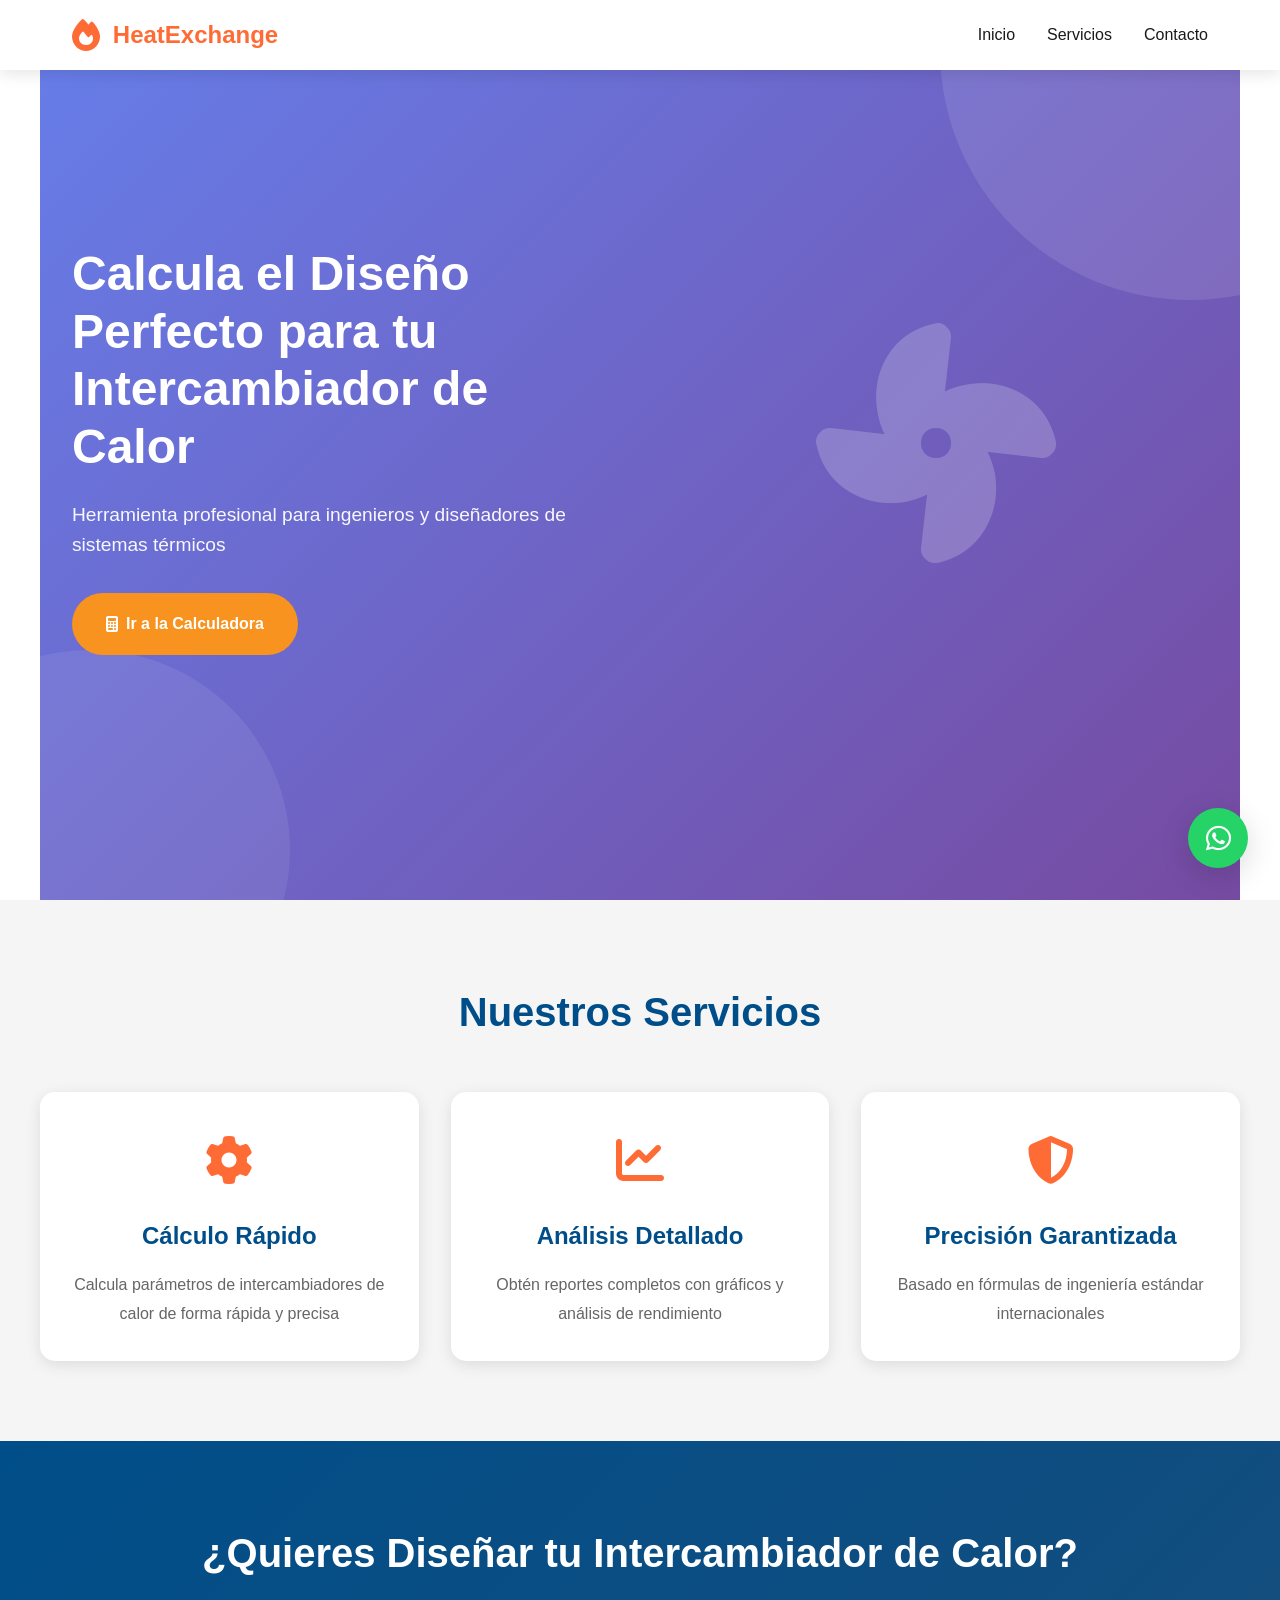
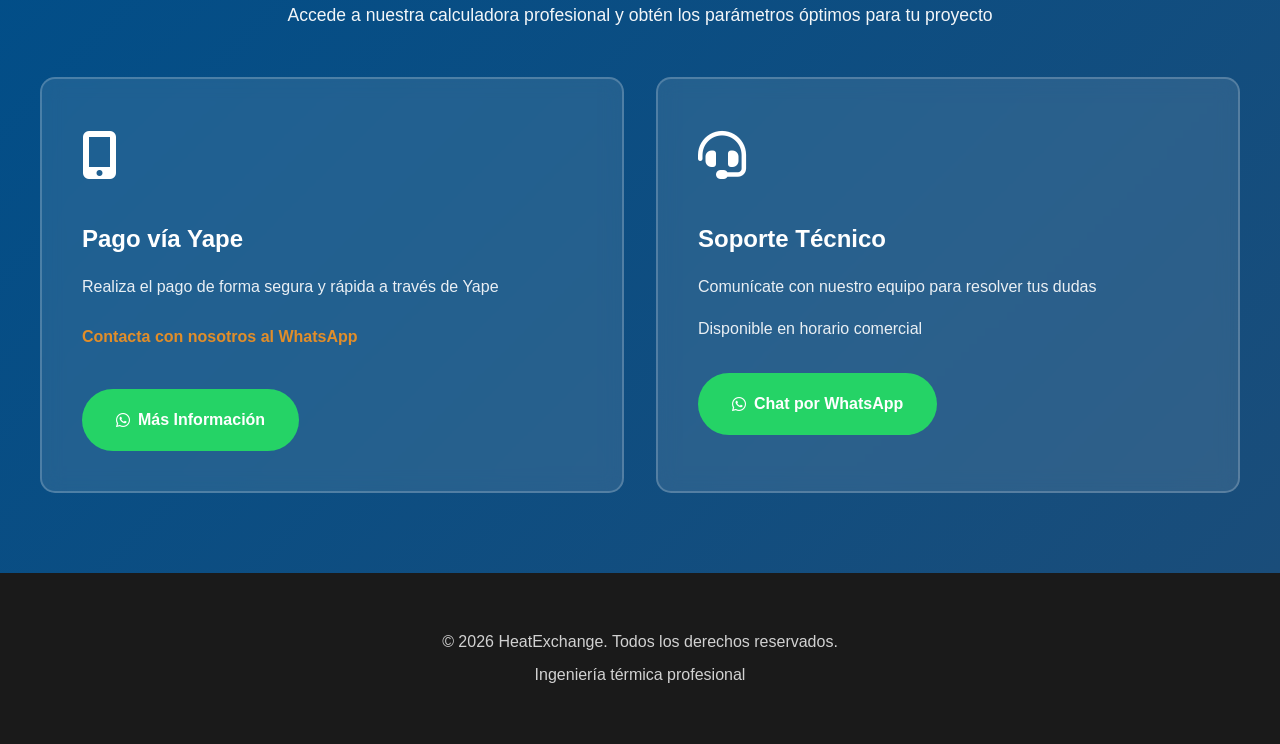
<file: index.html>
<!DOCTYPE html>
<html lang="es">
<head>
    <meta charset="UTF-8">
    <meta name="viewport" content="width=device-width, initial-scale=1.0">
    <title>HeatExchange - Calculadora de Intercambiadores de Calor</title>
    <link rel="stylesheet" href="heat-style.css">
    <link rel="stylesheet" href="https://cdnjs.cloudflare.com/ajax/libs/font-awesome/6.4.0/css/all.min.css">
</head>
<body>
    <!-- Navbar -->
    <nav class="navbar">
        <div class="navbar-container">
            <div class="logo">
                <i class="fas fa-fire"></i>
                <span>HeatExchange</span>
            </div>
            <ul class="nav-menu">
                <li><a href="#inicio" class="nav-link">Inicio</a></li>
                <li><a href="#servicios" class="nav-link">Servicios</a></li>
                <li><a href="#contacto" class="nav-link">Contacto</a></li>
            </ul>
        </div>
    </nav>

    <!-- Hero Section -->
    <section class="hero" id="inicio">
        <div class="hero-content">
            <h1 class="hero-title">Calcula el Diseño Perfecto para tu Intercambiador de Calor</h1>
            <p class="hero-subtitle">Herramienta profesional para ingenieros y diseñadores de sistemas térmicos</p>
            <div class="hero-buttons">
                <a href="heat-calculadora.html" class="btn btn-primary">
                    <i class="fas fa-calculator"></i> Ir a la Calculadora
                </a>
            </div>
        </div>
        <div class="hero-image">
            <div class="heat-icon">
                <i class="fas fa-fan"></i>
            </div>
        </div>
    </section>

    <!-- Servicios Section -->
    <section class="servicios" id="servicios">
        <h2>Nuestros Servicios</h2>
        <div class="servicios-grid">
            <div class="servicio-card">
                <div class="servicio-icon">
                    <i class="fas fa-cog"></i>
                </div>
                <h3>Cálculo Rápido</h3>
                <p>Calcula parámetros de intercambiadores de calor de forma rápida y precisa</p>
            </div>
            <div class="servicio-card">
                <div class="servicio-icon">
                    <i class="fas fa-chart-line"></i>
                </div>
                <h3>Análisis Detallado</h3>
                <p>Obtén reportes completos con gráficos y análisis de rendimiento</p>
            </div>
            <div class="servicio-card">
                <div class="servicio-icon">
                    <i class="fas fa-shield-alt"></i>
                </div>
                <h3>Precisión Garantizada</h3>
                <p>Basado en fórmulas de ingeniería estándar internacionales</p>
            </div>
        </div>
    </section>

    <!-- Call to Action -->
    <section class="cta" id="contacto">
        <div class="cta-content">
            <h2>¿Quieres Diseñar tu Intercambiador de Calor?</h2>
            <p class="cta-text">Accede a nuestra calculadora profesional y obtén los parámetros óptimos para tu proyecto</p>
            
            <div class="cta-options">
                <div class="option-card payment">
                    <div class="option-icon">
                        <i class="fas fa-mobile-alt"></i>
                    </div>
                    <h3>Pago vía Yape</h3>
                    <p>Realiza el pago de forma segura y rápida a través de Yape</p>
                    <p class="cta-number">Contacta con nosotros al WhatsApp</p>
                    <a href="https://wa.me/51XXXXXXXXX?text=Hola,%20quiero%20acceder%20a%20la%20calculadora%20de%20intercambiadores%20de%20calor" class="btn btn-whatsapp" target="_blank">
                        <i class="fab fa-whatsapp"></i> Más Información
                    </a>
                </div>

                <div class="option-card support">
                    <div class="option-icon">
                        <i class="fas fa-headset"></i>
                    </div>
                    <h3>Soporte Técnico</h3>
                    <p>Comunícate con nuestro equipo para resolver tus dudas</p>
                    <p class="support-text">Disponible en horario comercial</p>
                    <a href="https://wa.me/51XXXXXXXXX?text=Hola,%20tengo%20una%20pregunta%20sobre%20la%20calculadora" class="btn btn-whatsapp" target="_blank">
                        <i class="fab fa-whatsapp"></i> Chat por WhatsApp
                    </a>
                </div>
            </div>
        </div>
    </section>

    <!-- Footer -->
    <footer class="footer">
        <div class="footer-content">
            <p>&copy; 2026 HeatExchange. Todos los derechos reservados.</p>
            <p>Ingeniería térmica profesional</p>
        </div>
    </footer>

    <!-- WhatsApp Floating Button -->
    <a href="https://wa.me/51XXXXXXXXX?text=Hola,%20necesito%20información%20sobre%20la%20calculadora%20de%20intercambiadores" class="whatsapp-button" target="_blank" title="Contactar por WhatsApp">
        <i class="fab fa-whatsapp"></i>
    </a>

    <script src="heat-script.js"></script>
</body>
</html>
</file>
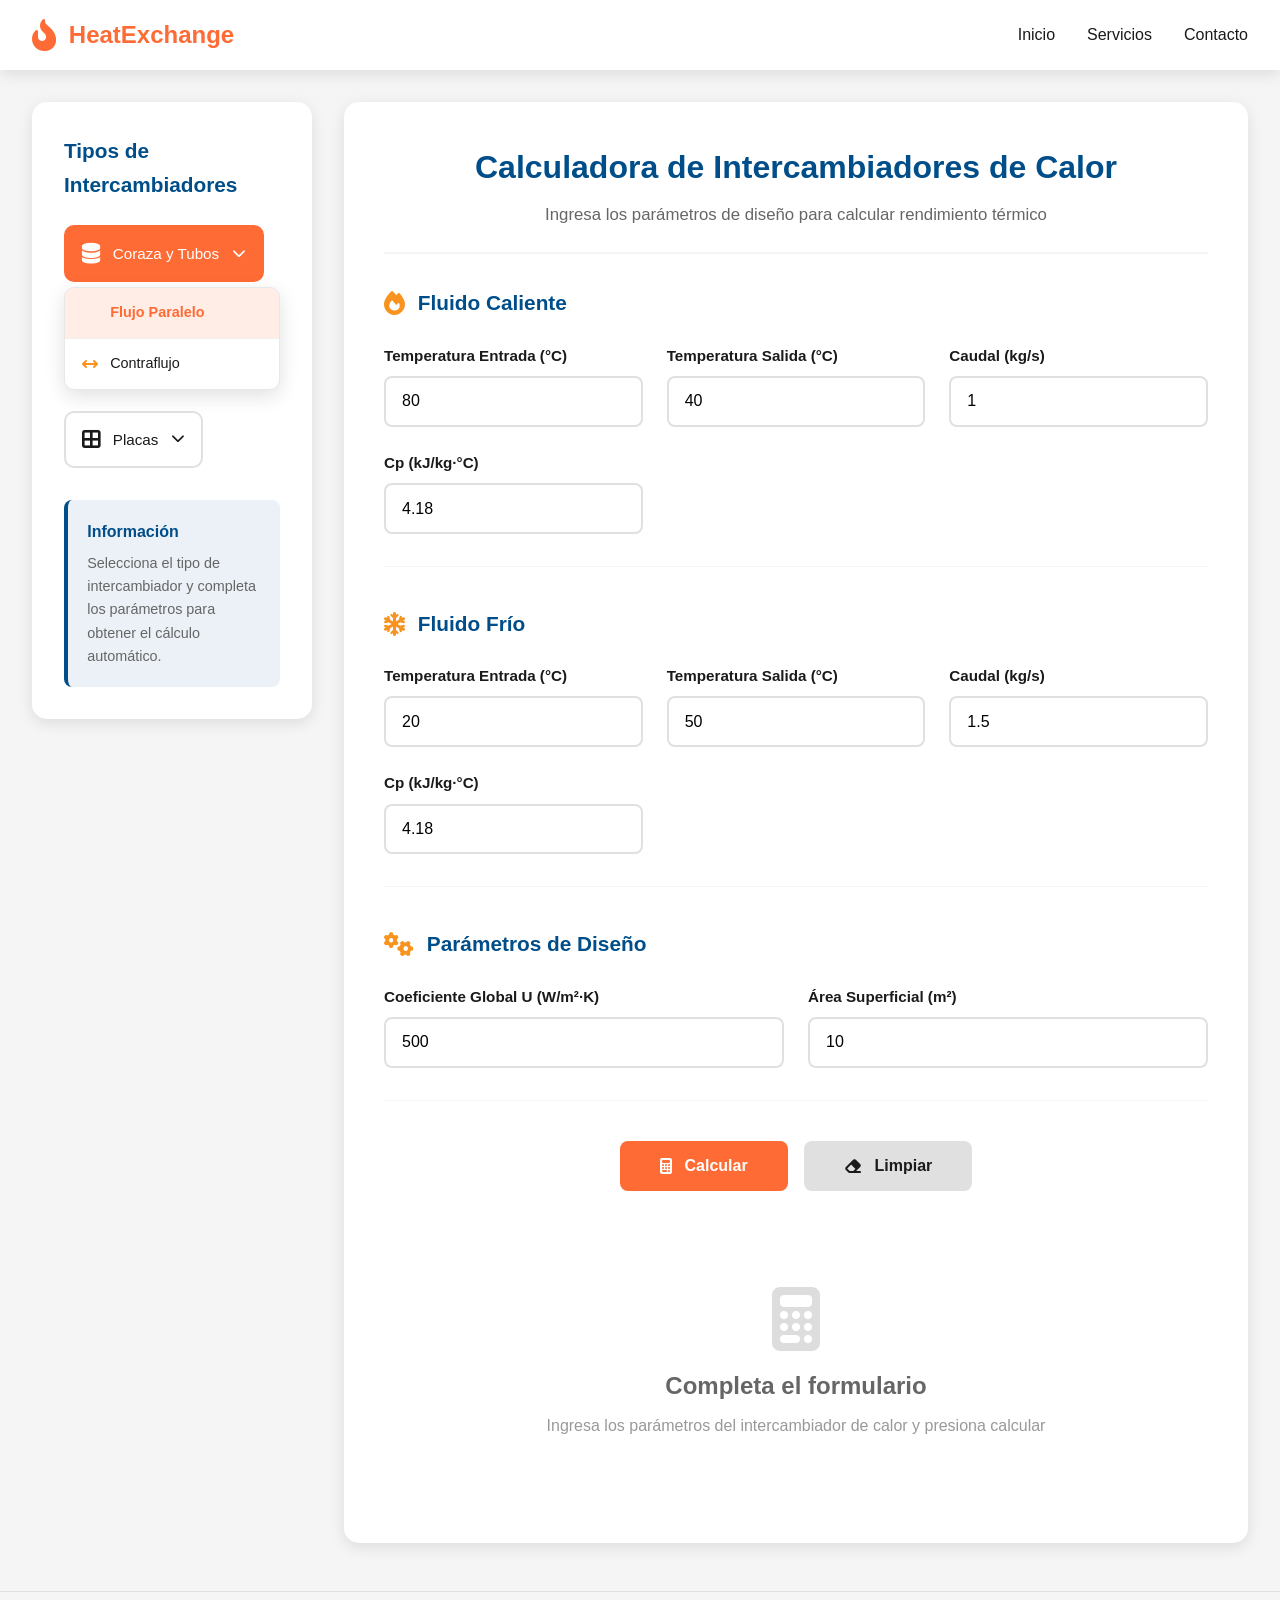
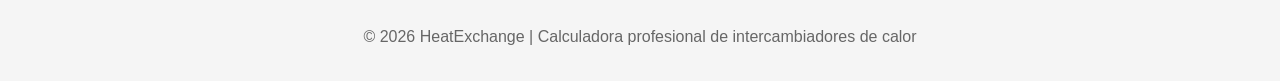
<file: heat-calculadora.html>
<!DOCTYPE html>
<html lang="es">
<head>
    <meta charset="UTF-8">
    <meta name="viewport" content="width=device-width, initial-scale=1.0">
    <title>Calculadora - Intercambiadores de Calor | HeatExchange</title>
    <link rel="stylesheet" href="heat-calculadora.css">
    <link rel="stylesheet" href="https://cdnjs.cloudflare.com/ajax/libs/font-awesome/6.4.0/css/all.min.css">
</head>
<body>

    <!-- NAVBAR -->
    <nav class="navbar">
        <div class="navbar-container">
            <!-- LOGO CORREGIDO: ahora redirige a index.html -->
            <a href="index.html" class="logo">
                <i class="fas fa-fire-flame-curved"></i>
                HeatExchange
            </a>
            <ul class="nav-menu">
                <li><a href="index.html" class="nav-link">Inicio</a></li>
                <li><a href="index.html#servicios" class="nav-link">Servicios</a></li>
                <li><a href="index.html#contacto" class="nav-link">Contacto</a></li>
            </ul>
        </div>
    </nav>

    <!-- CONTENEDOR PRINCIPAL -->
    <div class="calculator-container">

        <!-- SIDEBAR -->
        <aside class="sidebar">
            <h2>Tipos de Intercambiadores</h2>

            <div class="exchanger-types">

                <!-- CORAZA Y TUBOS — con ícono nuevo -->
                <div class="dropdown">
                    <button class="type-btn active" data-type="coraza-tubos">
                        <i class="fas fa-database"></i>
                        <span>Coraza y Tubos</span>
                        <i class="fas fa-chevron-down dropdown-icon"></i>
                    </button>
                    <div class="dropdown-menu show">
                        <!-- Flujo Paralelo: dos flechas misma dirección -->
                        <a href="#" class="dropdown-item active" data-flow="paralelo">
                            <i class="fas fa-arrows-right"></i>
                            <span>Flujo Paralelo</span>
                        </a>
                        <!-- Contraflujo: flechas direcciones opuestas -->
                        <a href="#" class="dropdown-item" data-flow="contraflujo">
                            <i class="fas fa-arrows-left-right"></i>
                            <span>Contraflujo</span>
                        </a>
                    </div>
                </div>

                <!-- PLACAS -->
                <div class="dropdown">
                    <button class="type-btn" data-type="placas">
                        <i class="fas fa-border-all"></i>
                        <span>Placas</span>
                        <i class="fas fa-chevron-down dropdown-icon"></i>
                    </button>
                    <div class="dropdown-menu">
                        <a href="#" class="dropdown-item" data-flow="paralelo">
                            <i class="fas fa-arrows-right"></i>
                            <span>Flujo Paralelo</span>
                        </a>
                        <a href="#" class="dropdown-item" data-flow="contraflujo">
                            <i class="fas fa-arrows-left-right"></i>
                            <span>Contraflujo</span>
                        </a>
                    </div>
                </div>

            </div>

            <!-- Info Box -->
            <div class="info-box">
                <h3>Información</h3>
                <p>Selecciona el tipo de intercambiador y completa los parámetros para obtener el cálculo automático.</p>
            </div>
        </aside>

        <!-- MAIN CONTENT -->
        <main class="main-content">

            <div class="calc-header">
                <h1>Calculadora de Intercambiadores de Calor</h1>
                <p>Ingresa los parámetros de diseño para calcular rendimiento térmico</p>
            </div>

            <!-- FORMULARIO -->
            <form class="calculator-form" id="calc-form">

                <!-- Fluido Caliente -->
                <div class="form-section">
                    <h2><i class="fas fa-fire"></i> Fluido Caliente</h2>
                    <div class="form-grid">
                        <div class="form-group">
                            <label for="t_entrada_h">Temperatura Entrada (°C)</label>
                            <input type="number" id="t_entrada_h" step="0.1" value="80">
                        </div>
                        <div class="form-group">
                            <label for="t_salida_h">Temperatura Salida (°C)</label>
                            <input type="number" id="t_salida_h" step="0.1" value="40">
                        </div>
                        <div class="form-group">
                            <label for="caudal_h">Caudal (kg/s)</label>
                            <input type="number" id="caudal_h" step="0.01" value="1">
                        </div>
                        <div class="form-group">
                            <label for="cp_h">Cp (kJ/kg·°C)</label>
                            <input type="number" id="cp_h" step="0.01" value="4.18">
                        </div>
                    </div>
                </div>

                <!-- Fluido Frío -->
                <div class="form-section">
                    <h2><i class="fas fa-snowflake"></i> Fluido Frío</h2>
                    <div class="form-grid">
                        <div class="form-group">
                            <label for="t_entrada_c">Temperatura Entrada (°C)</label>
                            <input type="number" id="t_entrada_c" step="0.1" value="20">
                        </div>
                        <div class="form-group">
                            <label for="t_salida_c">Temperatura Salida (°C)</label>
                            <input type="number" id="t_salida_c" step="0.1" value="50">
                        </div>
                        <div class="form-group">
                            <label for="caudal_c">Caudal (kg/s)</label>
                            <input type="number" id="caudal_c" step="0.01" value="1.5">
                        </div>
                        <div class="form-group">
                            <label for="cp_c">Cp (kJ/kg·°C)</label>
                            <input type="number" id="cp_c" step="0.01" value="4.18">
                        </div>
                    </div>
                </div>

                <!-- Parámetros de Diseño -->
                <div class="form-section">
                    <h2><i class="fas fa-cogs"></i> Parámetros de Diseño</h2>
                    <div class="form-grid">
                        <div class="form-group">
                            <label for="u_coeff">Coeficiente Global U (W/m²·K)</label>
                            <input type="number" id="u_coeff" step="1" value="500">
                        </div>
                        <div class="form-group">
                            <label for="area">Área Superficial (m²)</label>
                            <input type="number" id="area" step="0.1" value="10">
                        </div>
                    </div>
                </div>

                <!-- Botones -->
                <div class="button-group">
                    <button type="button" class="btn btn-calculate" id="calcular-btn">
                        <i class="fas fa-calculator"></i> Calcular
                    </button>
                    <button type="button" class="btn btn-reset" id="limpiar-btn">
                        <i class="fas fa-eraser"></i> Limpiar
                    </button>
                </div>

            </form>

            <!-- RESULTADOS -->
            <div class="results-section" id="resultados" style="display: none;">
                <h2><i class="fas fa-chart-bar"></i> Resultados</h2>

                <div class="results-grid">
                    <div class="result-card">
                        <h3>Calor Transferido</h3>
                        <div class="result-value">
                            <span id="q-calor">0</span>
                            <span class="result-unit">kW</span>
                        </div>
                        <div class="result-label">Potencia térmica total</div>
                    </div>
                    <div class="result-card">
                        <h3>LMTD</h3>
                        <div class="result-value">
                            <span id="lmtd">0</span>
                            <span class="result-unit">°C</span>
                        </div>
                        <div class="result-label">Diferencia Media Logarítmica</div>
                    </div>
                    <div class="result-card">
                        <h3>Efectividad</h3>
                        <div class="result-value">
                            <span id="efectividad">0</span>
                            <span class="result-unit">%</span>
                        </div>
                        <div class="result-label">Eficiencia del intercambiador</div>
                    </div>
                    <div class="result-card">
                        <h3>NTU</h3>
                        <div class="result-value">
                            <span id="ntu">0</span>
                            <span class="result-unit">-</span>
                        </div>
                        <div class="result-label">Número de Unidades de Transferencia</div>
                    </div>
                </div>

                <!-- Resultados Detallados -->
                <div class="detailed-results">
                    <h3>Análisis Detallado</h3>
                    <table class="results-table">
                        <tr>
                            <td class="label">Caudal Caliente:</td>
                            <td id="detail-m_h">0 kg/s</td>
                        </tr>
                        <tr>
                            <td class="label">Caudal Frío:</td>
                            <td id="detail-m_c">0 kg/s</td>
                        </tr>
                        <tr>
                            <td class="label">ΔT Entrada Caliente:</td>
                            <td id="detail-dt_h">0 °C</td>
                        </tr>
                        <tr>
                            <td class="label">ΔT Entrada Frío:</td>
                            <td id="detail-dt_c">0 °C</td>
                        </tr>
                        <tr>
                            <td class="label">Calor Teórico Máximo:</td>
                            <td id="detail-q-max">0 kW</td>
                        </tr>
                        <tr>
                            <td class="label">Tipo de Intercambiador:</td>
                            <td id="detail-tipo">Flujo Paralelo</td>
                        </tr>
                    </table>
                </div>

                <!-- Botones de acción -->
                <div class="action-buttons">
                    <a href="index.html#contacto" class="btn btn-primary">
                        <i class="fas fa-envelope"></i> Solicitar Acceso Completo
                    </a>
                    <button class="btn btn-secondary" onclick="window.print()">
                        <i class="fas fa-print"></i> Imprimir Resultados
                    </button>
                </div>
            </div>

            <!-- Empty State -->
            <div class="empty-state" id="empty-state">
                <i class="fas fa-calculator"></i>
                <h3>Completa el formulario</h3>
                <p>Ingresa los parámetros del intercambiador de calor y presiona calcular</p>
            </div>

        </main>
    </div>

    <!-- FOOTER -->
    <footer class="footer">
        <p>© 2026 HeatExchange | Calculadora profesional de intercambiadores de calor</p>
    </footer>

    <script src="heat-calculadora.js"></script>
</body>
</html>
</file>
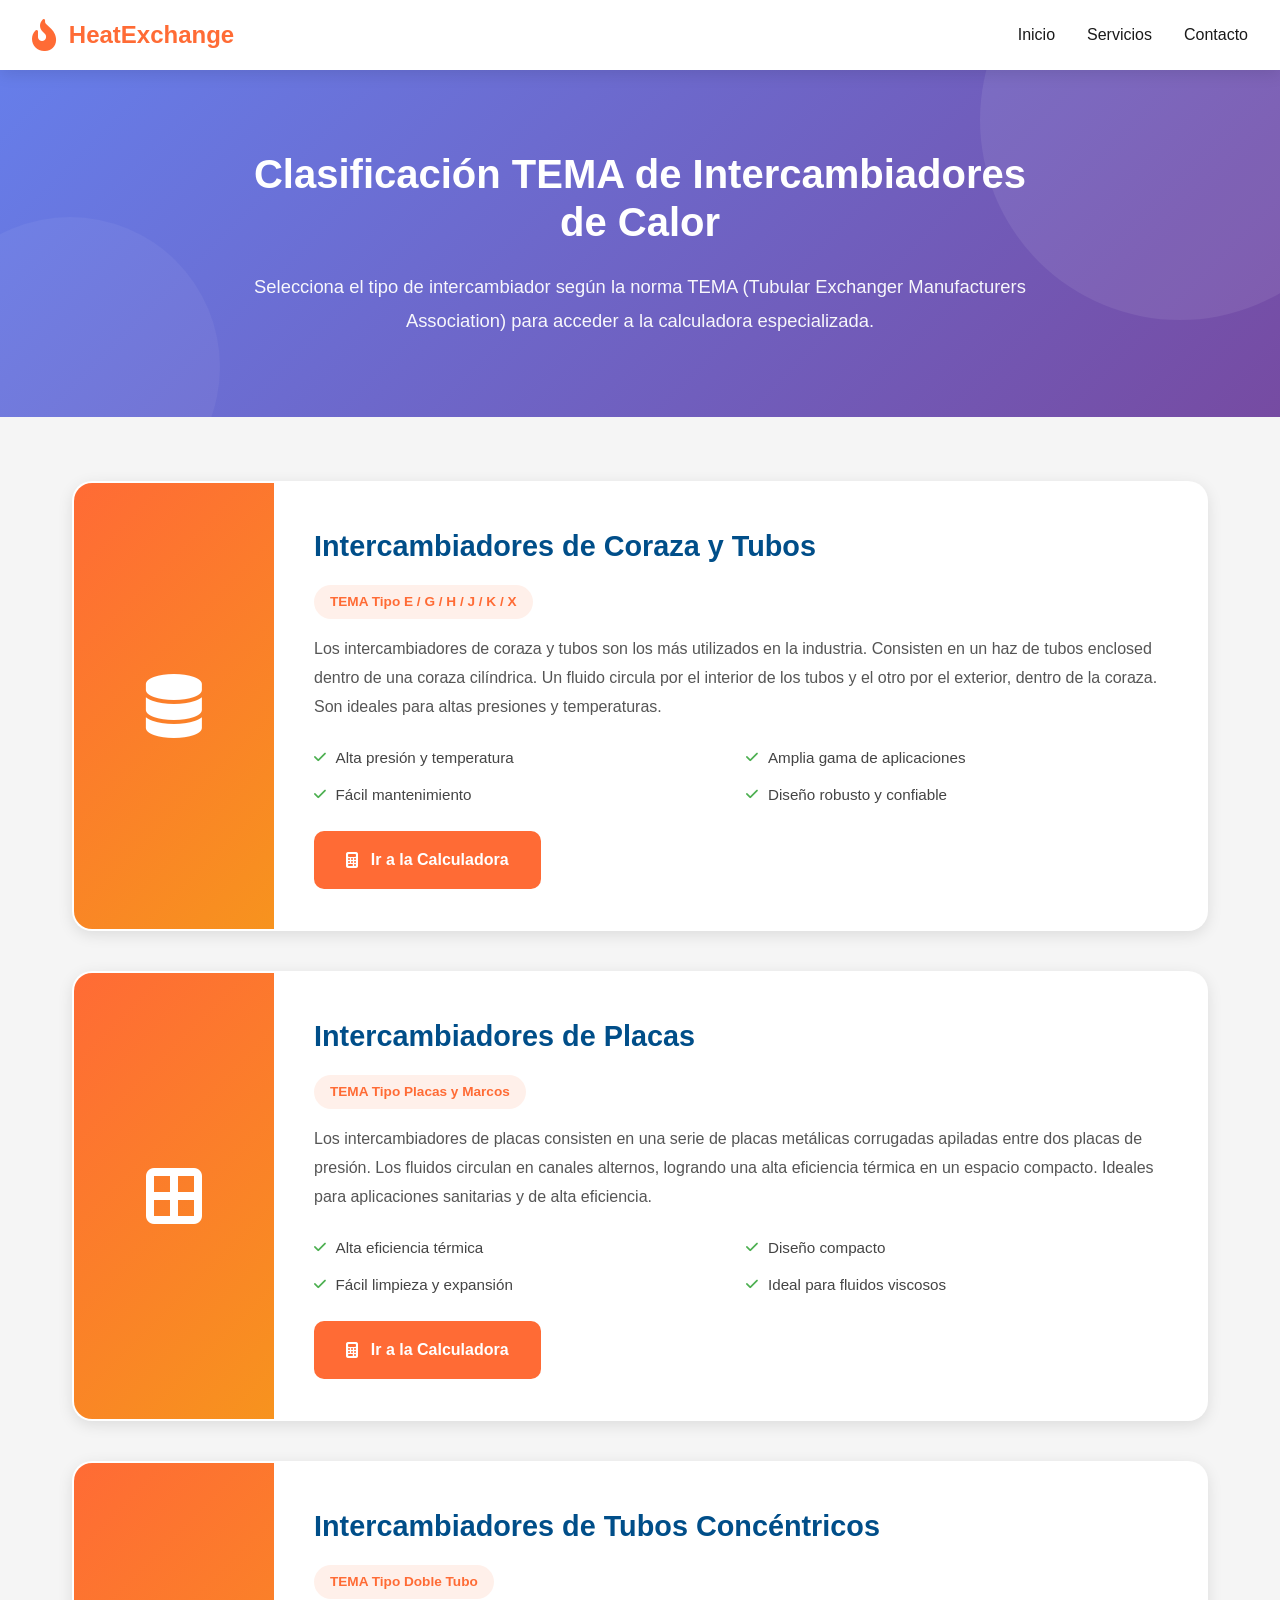
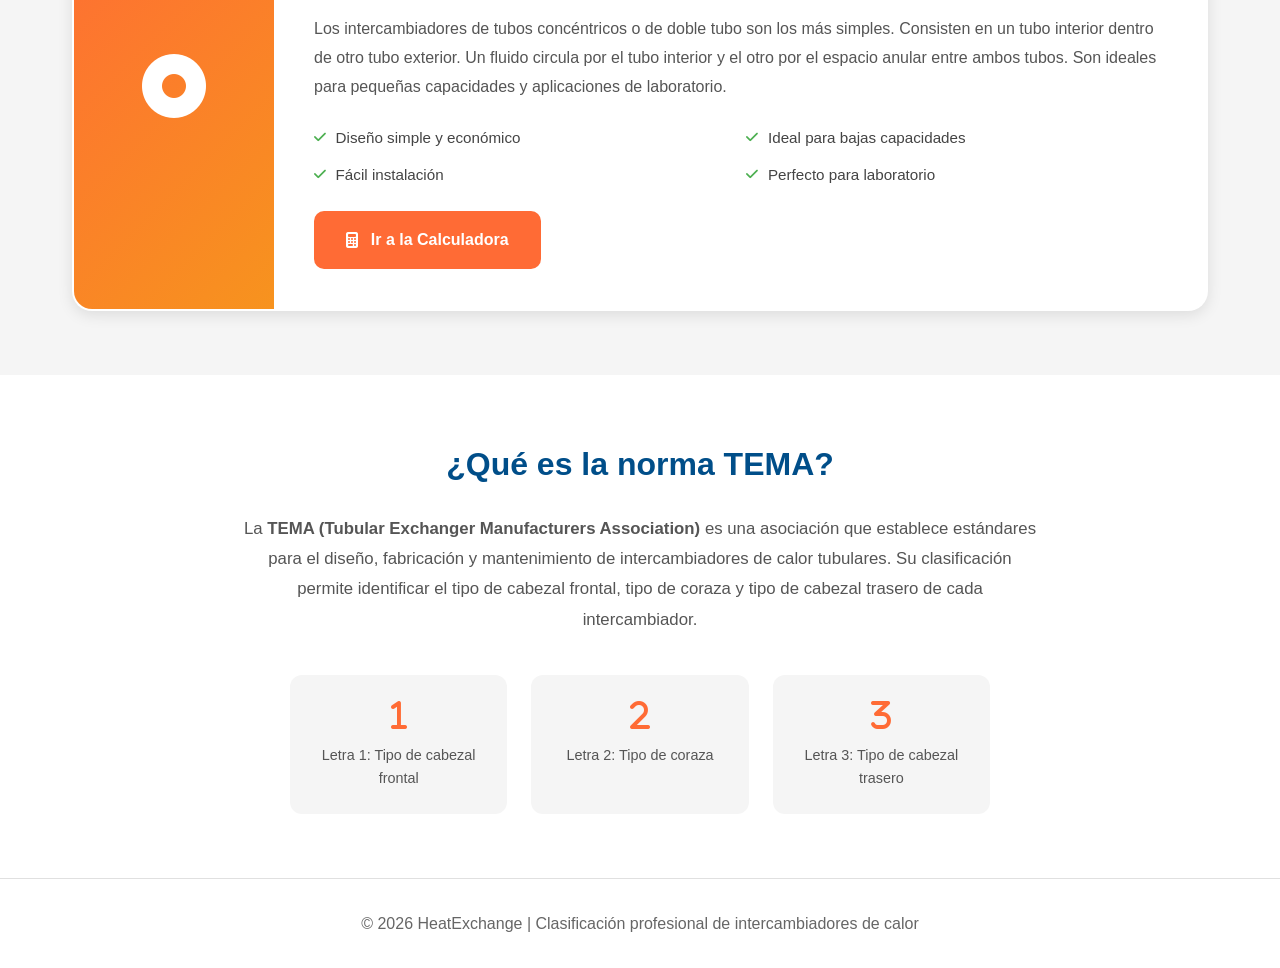
<file: heat-tipos.html>
<!DOCTYPE html>
<html lang="es">
<head>
    <meta charset="UTF-8">
    <meta name="viewport" content="width=device-width, initial-scale=1.0">
    <title>Tipos de Intercambiadores TEMA | HeatExchange</title>
    <link rel="stylesheet" href="heat-tipos.css">
    <link rel="stylesheet" href="https://cdnjs.cloudflare.com/ajax/libs/font-awesome/6.4.0/css/all.min.css">
</head>
<body>

    <!-- NAVBAR -->
    <nav class="navbar">
        <div class="navbar-container">
            <a href="index.html" class="logo">
                <i class="fas fa-fire-flame-curved"></i>
                HeatExchange
            </a>
            <ul class="nav-menu">
                <li><a href="index.html" class="nav-link">Inicio</a></li>
                <li><a href="index.html#servicios" class="nav-link">Servicios</a></li>
                <li><a href="index.html#contacto" class="nav-link">Contacto</a></li>
            </ul>
        </div>
    </nav>

    <!-- HERO SECTION -->
    <section class="tipos-hero">
        <div class="hero-content">
            <h1>Clasificación TEMA de Intercambiadores de Calor</h1>
            <p>Selecciona el tipo de intercambiador según la norma TEMA (Tubular Exchanger Manufacturers Association) para acceder a la calculadora especializada.</p>
        </div>
    </section>

    <!-- TIPOS DE INTERCAMBIADORES -->
    <section class="tipos-section">
        <div class="tipos-container">

            <!-- TIPO 1: CORAZA Y TUBOS -->
            <div class="tipo-card" data-target="heat-calculadora.html">
                <div class="tipo-icon">
                    <i class="fas fa-database"></i>
                </div>
                <div class="tipo-content">
                    <h2>Intercambiadores de Coraza y Tubos</h2>
                    <span class="tipo-badge">TEMA Tipo E / G / H / J / K / X</span>
                    <p>Los intercambiadores de coraza y tubos son los más utilizados en la industria. Consisten en un haz de tubos enclosed dentro de una coraza cilíndrica. Un fluido circula por el interior de los tubos y el otro por el exterior, dentro de la coraza. Son ideales para altas presiones y temperaturas.</p>
                    <ul class="tipo-features">
                        <li><i class="fas fa-check"></i> Alta presión y temperatura</li>
                        <li><i class="fas fa-check"></i> Amplia gama de aplicaciones</li>
                        <li><i class="fas fa-check"></i> Fácil mantenimiento</li>
                        <li><i class="fas fa-check"></i> Diseño robusto y confiable</li>
                    </ul>
                    <a href="heat-calculadora.html" class="tipo-btn">
                        <i class="fas fa-calculator"></i> Ir a la Calculadora
                    </a>
                </div>
            </div>

            <!-- TIPO 2: PLACAS -->
            <div class="tipo-card" data-target="heat-calculadora.html">
                <div class="tipo-icon">
                    <i class="fas fa-border-all"></i>
                </div>
                <div class="tipo-content">
                    <h2>Intercambiadores de Placas</h2>
                    <span class="tipo-badge">TEMA Tipo Placas y Marcos</span>
                    <p>Los intercambiadores de placas consisten en una serie de placas metálicas corrugadas apiladas entre dos placas de presión. Los fluidos circulan en canales alternos, logrando una alta eficiencia térmica en un espacio compacto. Ideales para aplicaciones sanitarias y de alta eficiencia.</p>
                    <ul class="tipo-features">
                        <li><i class="fas fa-check"></i> Alta eficiencia térmica</li>
                        <li><i class="fas fa-check"></i> Diseño compacto</li>
                        <li><i class="fas fa-check"></i> Fácil limpieza y expansión</li>
                        <li><i class="fas fa-check"></i> Ideal para fluidos viscosos</li>
                    </ul>
                    <a href="heat-calculadora.html" class="tipo-btn">
                        <i class="fas fa-calculator"></i> Ir a la Calculadora
                    </a>
                </div>
            </div>

            <!-- TIPO 3: TUBOS CONCÉNTRICOS (DOBLE TUBO) -->
            <div class="tipo-card" data-target="heat-calculadora.html">
                <div class="tipo-icon">
                    <i class="fas fa-circle-dot"></i>
                </div>
                <div class="tipo-content">
                    <h2>Intercambiadores de Tubos Concéntricos</h2>
                    <span class="tipo-badge">TEMA Tipo Doble Tubo</span>
                    <p>Los intercambiadores de tubos concéntricos o de doble tubo son los más simples. Consisten en un tubo interior dentro de otro tubo exterior. Un fluido circula por el tubo interior y el otro por el espacio anular entre ambos tubos. Son ideales para pequeñas capacidades y aplicaciones de laboratorio.</p>
                    <ul class="tipo-features">
                        <li><i class="fas fa-check"></i> Diseño simple y económico</li>
                        <li><i class="fas fa-check"></i> Ideal para bajas capacidades</li>
                        <li><i class="fas fa-check"></i> Fácil instalación</li>
                        <li><i class="fas fa-check"></i> Perfecto para laboratorio</li>
                    </ul>
                    <a href="heat-calculadora.html" class="tipo-btn">
                        <i class="fas fa-calculator"></i> Ir a la Calculadora
                    </a>
                </div>
            </div>

        </div>
    </section>

    <!-- INFO SECTION -->
    <section class="info-section">
        <div class="info-container">
            <h2>¿Qué es la norma TEMA?</h2>
            <p>La <strong>TEMA (Tubular Exchanger Manufacturers Association)</strong> es una asociación que establece estándares para el diseño, fabricación y mantenimiento de intercambiadores de calor tubulares. Su clasificación permite identificar el tipo de cabezal frontal, tipo de coraza y tipo de cabezal trasero de cada intercambiador.</p>
            <div class="info-grid">
                <div class="info-item">
                    <i class="fas fa-1"></i>
                    <span>Letra 1: Tipo de cabezal frontal</span>
                </div>
                <div class="info-item">
                    <i class="fas fa-2"></i>
                    <span>Letra 2: Tipo de coraza</span>
                </div>
                <div class="info-item">
                    <i class="fas fa-3"></i>
                    <span>Letra 3: Tipo de cabezal trasero</span>
                </div>
            </div>
        </div>
    </section>

    <!-- FOOTER -->
    <footer class="footer">
        <p>© 2026 HeatExchange | Clasificación profesional de intercambiadores de calor</p>
    </footer>

    <script src="heat-tipos.js"></script>
</body>
</html>
</file>
<file: heat-style.css>
/* ============================================
   HEAT EXCHANGE - Intercambiadores de Calor
   2026 — Calculadora Profesional
   ============================================ */

* {
    margin: 0;
    padding: 0;
    box-sizing: border-box;
}

:root {
    --primary-color: #FF6B35;
    --secondary-color: #004E89;
    --accent-color: #F7931E;
    --light-bg: #F5F5F5;
    --dark-text: #1A1A1A;
    --white: #FFFFFF;
    --shadow: 0 4px 15px rgba(0, 0, 0, 0.1);
    --shadow-lg: 0 8px 30px rgba(0, 0, 0, 0.15);
    --transition: all 0.3s ease;
}

html {
    scroll-behavior: smooth;
    font-size: 16px;
}

body {
    font-family: 'Segoe UI', Tahoma, Geneva, Verdana, sans-serif;
    color: var(--dark-text);
    background: var(--white);
    line-height: 1.6;
    overflow-x: hidden;
}

/* ============================================
   NAVBAR
   ============================================ */
.navbar {
    position: fixed;
    top: 0;
    left: 0;
    right: 0;
    z-index: 1000;
    background: var(--white);
    box-shadow: var(--shadow);
    padding: 1rem 0;
}

.navbar-container {
    max-width: 1200px;
    margin: 0 auto;
    padding: 0 2rem;
    display: flex;
    justify-content: space-between;
    align-items: center;
}

.logo {
    display: flex;
    align-items: center;
    gap: 0.8rem;
    font-size: 1.5rem;
    font-weight: 700;
    color: var(--primary-color);
    text-decoration: none;
}

.logo i {
    font-size: 2rem;
}

.nav-menu {
    display: flex;
    list-style: none;
    gap: 2rem;
}

.nav-link {
    text-decoration: none;
    color: var(--dark-text);
    font-weight: 500;
    transition: var(--transition);
    position: relative;
}

.nav-link:hover {
    color: var(--primary-color);
}

.nav-link::after {
    content: '';
    position: absolute;
    bottom: -5px;
    left: 0;
    width: 0;
    height: 2px;
    background: var(--primary-color);
    transition: var(--transition);
}

.nav-link:hover::after {
    width: 100%;
}

/* ============================================
   HERO SECTION
   ============================================ */
.hero {
    min-height: 100vh;
    background: linear-gradient(135deg, #667eea 0%, #764ba2 100%);
    display: flex;
    align-items: center;
    justify-content: center;
    padding: 2rem;
    margin-top: 60px;
    position: relative;
    overflow: hidden;
}

.hero::before {
    content: '';
    position: absolute;
    width: 500px;
    height: 500px;
    background: rgba(255, 255, 255, 0.1);
    border-radius: 50%;
    top: -200px;
    right: -200px;
}

.hero::after {
    content: '';
    position: absolute;
    width: 400px;
    height: 400px;
    background: rgba(255, 255, 255, 0.08);
    border-radius: 50%;
    bottom: -150px;
    left: -150px;
}

.hero > * {
    position: relative;
    z-index: 2;
}

.hero {
    display: grid;
    grid-template-columns: 1fr 1fr;
    gap: 3rem;
    max-width: 1200px;
    margin: 0 auto;
}

.hero-content {
    color: var(--white);
    display: flex;
    flex-direction: column;
    justify-content: center;
}

.hero-title {
    font-size: 3rem;
    font-weight: 700;
    margin-bottom: 1.5rem;
    line-height: 1.2;
}

.hero-subtitle {
    font-size: 1.2rem;
    margin-bottom: 2rem;
    opacity: 0.95;
    font-weight: 300;
}

.hero-buttons {
    display: flex;
    gap: 1rem;
}

.btn {
    padding: 1rem 2rem;
    border-radius: 50px;
    text-decoration: none;
    font-weight: 600;
    display: inline-flex;
    align-items: center;
    gap: 0.5rem;
    transition: var(--transition);
    border: 2px solid transparent;
    cursor: pointer;
    font-size: 1rem;
}

.btn-primary {
    background: var(--accent-color);
    color: var(--white);
}

.btn-primary:hover {
    transform: translateY(-2px);
    box-shadow: var(--shadow-lg);
}

.btn-secondary {
    background: transparent;
    color: var(--white);
    border: 2px solid var(--white);
}

.btn-secondary:hover {
    background: var(--white);
    color: #667eea;
}

.hero-image {
    display: flex;
    align-items: center;
    justify-content: center;
}

.heat-icon {
    font-size: 15rem;
    color: rgba(255, 255, 255, 0.2);
    animation: float 3s ease-in-out infinite;
}

@keyframes float {
    0%, 100% { transform: translateY(0px); }
    50% { transform: translateY(-20px); }
}

/* ============================================
   SERVICIOS SECTION
   ============================================ */
.servicios {
    padding: 5rem 2rem;
    background: var(--light-bg);
}

.servicios h2 {
    text-align: center;
    font-size: 2.5rem;
    margin-bottom: 3rem;
    color: var(--secondary-color);
}

.servicios-grid {
    display: grid;
    grid-template-columns: repeat(auto-fit, minmax(300px, 1fr));
    gap: 2rem;
    max-width: 1200px;
    margin: 0 auto;
}

.servicio-card {
    background: var(--white);
    padding: 2rem;
    border-radius: 15px;
    text-align: center;
    box-shadow: var(--shadow);
    transition: var(--transition);
}

.servicio-card:hover {
    transform: translateY(-10px);
    box-shadow: var(--shadow-lg);
}

.servicio-icon {
    font-size: 3rem;
    color: var(--primary-color);
    margin-bottom: 1rem;
}

.servicio-card h3 {
    font-size: 1.5rem;
    margin-bottom: 1rem;
    color: var(--secondary-color);
}

.servicio-card p {
    color: #666;
    line-height: 1.8;
}

/* ============================================
   CTA SECTION
   ============================================ */
.cta {
    padding: 5rem 2rem;
    background: linear-gradient(135deg, var(--secondary-color) 0%, #1a4d7a 100%);
    color: var(--white);
}

.cta-content {
    max-width: 1200px;
    margin: 0 auto;
}

.cta h2 {
    font-size: 2.5rem;
    text-align: center;
    margin-bottom: 1rem;
}

.cta-text {
    text-align: center;
    font-size: 1.1rem;
    margin-bottom: 3rem;
    opacity: 0.95;
}

.cta-options {
    display: grid;
    grid-template-columns: repeat(auto-fit, minmax(350px, 1fr));
    gap: 2rem;
}

.option-card {
    background: rgba(255, 255, 255, 0.1);
    backdrop-filter: blur(10px);
    padding: 2.5rem;
    border-radius: 15px;
    border: 2px solid rgba(255, 255, 255, 0.2);
    transition: var(--transition);
}

.option-card:hover {
    border-color: var(--accent-color);
    background: rgba(255, 255, 255, 0.15);
}

.option-icon {
    font-size: 3rem;
    margin-bottom: 1.5rem;
}

.option-card h3 {
    font-size: 1.5rem;
    margin-bottom: 1rem;
}

.option-card p {
    margin-bottom: 1rem;
    opacity: 0.9;
}

.cta-number {
    font-weight: 600;
    margin: 1.5rem 0 !important;
    color: var(--accent-color);
}

.btn-whatsapp {
    background: #25D366;
    color: var(--white);
    margin-top: 1rem;
}

.btn-whatsapp:hover {
    background: #1ea752;
}

/* ============================================
   FOOTER
   ============================================ */
.footer {
    background: var(--dark-text);
    color: var(--white);
    padding: 3rem 2rem;
    text-align: center;
}

.footer-content p {
    margin: 0.5rem 0;
    opacity: 0.8;
}

/* ============================================
   WHATSAPP BUTTON
   ============================================ */
.whatsapp-button {
    position: fixed;
    bottom: 2rem;
    right: 2rem;
    width: 60px;
    height: 60px;
    background: #25D366;
    color: var(--white);
    border-radius: 50%;
    display: flex;
    align-items: center;
    justify-content: center;
    font-size: 1.8rem;
    box-shadow: var(--shadow-lg);
    transition: var(--transition);
    z-index: 999;
    text-decoration: none;
}

.whatsapp-button:hover {
    transform: scale(1.1);
    background: #1ea752;
}

/* ============================================
   RESPONSIVE
   ============================================ */
@media (max-width: 768px) {
    .navbar-container {
        padding: 0 1rem;
    }

    .nav-menu {
        gap: 1rem;
        font-size: 0.9rem;
    }

    .hero {
        grid-template-columns: 1fr;
        margin-top: 60px;
        padding: 1rem;
    }

    .hero-title {
        font-size: 2rem;
    }

    .hero-subtitle {
        font-size: 1rem;
    }

    .hero-image {
        display: none;
    }

    .servicios h2,
    .cta h2 {
        font-size: 2rem;
    }

    .btn {
        padding: 0.8rem 1.5rem;
        font-size: 0.9rem;
    }

    .whatsapp-button {
        width: 50px;
        height: 50px;
        font-size: 1.5rem;
        bottom: 1.5rem;
        right: 1.5rem;
    }

    .cta-options {
        grid-template-columns: 1fr;
    }

    .option-card {
        padding: 1.8rem;
    }
}

@media (max-width: 480px) {
    .navbar-container {
        flex-direction: column;
        gap: 0.5rem;
    }

    .nav-menu {
        flex-direction: column;
        gap: 0.5rem;
        text-align: center;
    }

    .hero-title {
        font-size: 1.5rem;
    }

    .hero-buttons {
        flex-direction: column;
    }

    .btn {
        width: 100%;
        justify-content: center;
    }

    .heat-icon {
        font-size: 8rem;
    }
}
</file>
<file: heat-calculadora.css>
/* ============================================
   HEAT EXCHANGE - Calculadora de Intercambiadores
   2026 — Página de Cálculo Profesional
   ============================================ */

* {
    margin: 0;
    padding: 0;
    box-sizing: border-box;
}

:root {
    --primary-color: #FF6B35;
    --secondary-color: #004E89;
    --accent-color: #F7931E;
    --light-bg: #F5F5F5;
    --dark-text: #1A1A1A;
    --white: #FFFFFF;
    --success: #4CAF50;
    --warning: #FFC107;
    --danger: #f44336;
    --shadow: 0 4px 15px rgba(0, 0, 0, 0.1);
    --shadow-lg: 0 8px 30px rgba(0, 0, 0, 0.15);
    --transition: all 0.3s ease;
}

html {
    scroll-behavior: smooth;
    font-size: 16px;
}

body {
    font-family: 'Segoe UI', Tahoma, Geneva, Verdana, sans-serif;
    color: var(--dark-text);
    background: var(--light-bg);
    line-height: 1.6;
    overflow-x: hidden;
}

/* ============================================
   NAVBAR
   ============================================ */
.navbar {
    position: sticky;
    top: 0;
    z-index: 1000;
    background: var(--white);
    box-shadow: var(--shadow);
    padding: 1rem 0;
}

.navbar-container {
    max-width: 1400px;
    margin: 0 auto;
    padding: 0 2rem;
    display: flex;
    justify-content: space-between;
    align-items: center;
}

.logo {
    display: flex;
    align-items: center;
    gap: 0.8rem;
    font-size: 1.5rem;
    font-weight: 700;
    color: var(--primary-color);
    text-decoration: none;
}

.logo i {
    font-size: 2rem;
}

.nav-menu {
    display: flex;
    list-style: none;
    gap: 2rem;
}

.nav-link {
    text-decoration: none;
    color: var(--dark-text);
    font-weight: 500;
    transition: var(--transition);
}

.nav-link:hover {
    color: var(--primary-color);
}

/* ============================================
   LAYOUT PRINCIPAL
   ============================================ */
.calculator-container {
    display: grid;
    grid-template-columns: 280px 1fr;
    gap: 2rem;
    max-width: 1400px;
    margin: 2rem auto;
    padding: 0 2rem;
    min-height: calc(100vh - 200px);
}

/* ============================================
   SIDEBAR
   ============================================ */
.sidebar {
    background: var(--white);
    border-radius: 15px;
    padding: 2rem;
    height: fit-content;
    box-shadow: var(--shadow);
    position: sticky;
    top: 100px;
}

.sidebar h2 {
    font-size: 1.3rem;
    margin-bottom: 1.5rem;
    color: var(--secondary-color);
}

.exchanger-types {
    display: flex;
    flex-direction: column;
    gap: 0.8rem;
    margin-bottom: 2rem;
}

.type-btn {
    display: flex;
    align-items: center;
    gap: 0.8rem;
    padding: 1rem;
    border: 2px solid #e0e0e0;
    background: var(--white);
    border-radius: 10px;
    cursor: pointer;
    transition: var(--transition);
    font-size: 0.95rem;
    font-weight: 500;
    color: var(--dark-text);
}

.type-btn:hover {
    border-color: var(--primary-color);
    background: rgba(255, 107, 53, 0.05);
}

.type-btn.active {
    border-color: var(--primary-color);
    background: var(--primary-color);
    color: var(--white);
}

.type-btn i {
    font-size: 1.3rem;
}

/* ============================================
   DROPDOWN DE TIPOS DE FLUJO
   ============================================ */
.dropdown {
    position: relative;
}

.dropdown-menu {
    display: none;
    margin-top: 0.3rem;
    margin-bottom: 0.5rem;
    background: var(--white);
    border: 1px solid #e8e8e8;
    border-radius: 10px;
    box-shadow: 0 6px 20px rgba(0, 0, 0, 0.12);
    overflow: hidden;
    animation: dropdownFade 0.2s ease;
}

@keyframes dropdownFade {
    from {
        opacity: 0;
        transform: translateY(-8px);
    }
    to {
        opacity: 1;
        transform: translateY(0);
    }
}

.dropdown-menu.show {
    display: block;
}

.dropdown-item {
    display: flex;
    align-items: center;
    gap: 0.7rem;
    padding: 0.85rem 1rem;
    text-decoration: none;
    color: var(--dark-text);
    font-size: 0.9rem;
    font-weight: 500;
    transition: var(--transition);
    border-bottom: 1px solid #f0f0f0;
}

.dropdown-item:last-child {
    border-bottom: none;
}

.dropdown-item:hover {
    background: rgba(255, 107, 53, 0.08);
    color: var(--primary-color);
}

.dropdown-item.active {
    background: rgba(255, 107, 53, 0.12);
    color: var(--primary-color);
    font-weight: 600;
}

.dropdown-item i {
    font-size: 1rem;
    color: var(--accent-color);
    width: 18px;
    text-align: center;
}

.dropdown-icon {
    margin-left: auto;
    transition: transform 0.3s ease;
    font-size: 0.85rem !important;
}

.dropdown-icon.rotate {
    transform: rotate(180deg);
}


.info-box {
    background: rgba(0, 78, 137, 0.08);
    border-left: 4px solid var(--secondary-color);
    padding: 1.2rem;
    border-radius: 8px;
}

.info-box h3 {
    font-size: 1rem;
    color: var(--secondary-color);
    margin-bottom: 0.5rem;
}

.info-box p {
    font-size: 0.9rem;
    color: #666;
    line-height: 1.6;
}

/* ============================================
   MAIN CONTENT
   ============================================ */
.main-content {
    background: var(--white);
    border-radius: 15px;
    padding: 2.5rem;
    box-shadow: var(--shadow);
}

.calc-header {
    text-align: center;
    margin-bottom: 2rem;
    padding-bottom: 1.5rem;
    border-bottom: 2px solid var(--light-bg);
}

.calc-header h1 {
    font-size: 2rem;
    color: var(--secondary-color);
    margin-bottom: 0.5rem;
}

.calc-header p {
    color: #666;
    font-size: 1.05rem;
}

/* ============================================
   FORMULARIO
   ============================================ */
.calculator-form {
    margin-bottom: 2rem;
}

.form-section {
    margin-bottom: 2.5rem;
    padding-bottom: 2rem;
    border-bottom: 1px solid var(--light-bg);
}

.form-section:last-of-type {
    border-bottom: none;
}

.form-section h2 {
    font-size: 1.3rem;
    color: var(--secondary-color);
    margin-bottom: 1.5rem;
    display: flex;
    align-items: center;
    gap: 0.8rem;
}

.form-section h2 i {
    font-size: 1.5rem;
    color: var(--accent-color);
}

.form-grid {
    display: grid;
    grid-template-columns: repeat(auto-fit, minmax(250px, 1fr));
    gap: 1.5rem;
}

.form-group {
    display: flex;
    flex-direction: column;
}

.form-group label {
    font-weight: 600;
    margin-bottom: 0.5rem;
    color: var(--dark-text);
    font-size: 0.95rem;
}

.form-group input {
    padding: 0.9rem 1rem;
    border: 2px solid #e0e0e0;
    border-radius: 8px;
    font-size: 1rem;
    transition: var(--transition);
    font-family: 'Segoe UI', sans-serif;
}

.form-group input:focus {
    outline: none;
    border-color: var(--primary-color);
    box-shadow: 0 0 0 3px rgba(255, 107, 53, 0.1);
    background: rgba(255, 107, 53, 0.02);
}

/* ============================================
   BOTONES
   ============================================ */
.button-group {
    display: flex;
    gap: 1rem;
    margin-top: 2rem;
    justify-content: center;
}

.btn {
    padding: 1rem 2.5rem;
    border-radius: 8px;
    font-size: 1rem;
    font-weight: 600;
    border: none;
    cursor: pointer;
    transition: var(--transition);
    display: inline-flex;
    align-items: center;
    gap: 0.8rem;
    text-decoration: none;
}

.btn-calculate {
    background: var(--primary-color);
    color: var(--white);
}

.btn-calculate:hover {
    transform: translateY(-2px);
    box-shadow: var(--shadow-lg);
    background: #e85a2a;
}

.btn-reset {
    background: #e0e0e0;
    color: var(--dark-text);
}

.btn-reset:hover {
    background: #d0d0d0;
    transform: translateY(-2px);
}

.btn-primary {
    background: var(--primary-color);
    color: var(--white);
}

.btn-primary:hover {
    background: #e85a2a;
    transform: translateY(-2px);
}

.btn-secondary {
    background: var(--secondary-color);
    color: var(--white);
}

.btn-secondary:hover {
    background: #003a66;
    transform: translateY(-2px);
}

/* ============================================
   RESULTADOS
   ============================================ */
.results-section {
    margin-top: 3rem;
}

.results-section h2 {
    font-size: 1.5rem;
    color: var(--secondary-color);
    margin-bottom: 2rem;
    display: flex;
    align-items: center;
    gap: 0.8rem;
}

.results-grid {
    display: grid;
    grid-template-columns: repeat(auto-fit, minmax(240px, 1fr));
    gap: 1.5rem;
    margin-bottom: 2.5rem;
}

.result-card {
    background: linear-gradient(135deg, #667eea 0%, #764ba2 100%);
    color: var(--white);
    padding: 1.8rem;
    border-radius: 12px;
    box-shadow: var(--shadow);
    transition: var(--transition);
}

.result-card:hover {
    transform: translateY(-5px);
    box-shadow: var(--shadow-lg);
}

.result-card h3 {
    font-size: 0.95rem;
    font-weight: 500;
    opacity: 0.9;
    margin-bottom: 1rem;
}

.result-value {
    font-size: 2.5rem;
    font-weight: 700;
    margin-bottom: 0.5rem;
    display: flex;
    align-items: baseline;
    gap: 0.5rem;
}

.result-unit {
    font-size: 1rem;
    font-weight: 500;
    opacity: 0.85;
}

.result-label {
    font-size: 0.85rem;
    opacity: 0.8;
}

/* ============================================
   RESULTADOS DETALLADOS
   ============================================ */
.detailed-results {
    background: var(--light-bg);
    padding: 2rem;
    border-radius: 12px;
    margin-bottom: 2rem;
}

.detailed-results h3 {
    font-size: 1.2rem;
    color: var(--secondary-color);
    margin-bottom: 1.5rem;
}

.results-table {
    width: 100%;
    border-collapse: collapse;
}

.results-table tr {
    border-bottom: 1px solid #e0e0e0;
}

.results-table tr:last-child {
    border-bottom: none;
}

.results-table td {
    padding: 1rem;
    font-size: 0.95rem;
}

.results-table .label {
    font-weight: 600;
    color: var(--secondary-color);
    width: 40%;
}

.results-table td:last-child {
    text-align: right;
    color: var(--primary-color);
    font-weight: 600;
}

/* ============================================
   ACTION BUTTONS
   ============================================ */
.action-buttons {
    display: flex;
    gap: 1rem;
    margin-top: 2rem;
    flex-wrap: wrap;
}

.action-buttons .btn {
    flex: 1;
    min-width: 200px;
    justify-content: center;
}

/* ============================================
   EMPTY STATE
   ============================================ */
.empty-state {
    text-align: center;
    padding: 4rem 2rem;
    color: #999;
}

.empty-state i {
    font-size: 4rem;
    color: #ddd;
    margin-bottom: 1rem;
}

.empty-state h3 {
    font-size: 1.5rem;
    color: #666;
    margin-bottom: 0.5rem;
}

.empty-state p {
    color: #999;
}

/* ============================================
   FOOTER
   ============================================ */
.footer {
    text-align: center;
    padding: 2rem;
    color: #666;
    border-top: 1px solid #e0e0e0;
    margin-top: 3rem;
}

/* ============================================
   RESPONSIVE
   ============================================ */
@media (max-width: 1024px) {
    .calculator-container {
        grid-template-columns: 1fr;
        gap: 1rem;
    }

    .sidebar {
        position: relative;
        top: auto;
    }

    .main-content {
        padding: 1.5rem;
    }

    .results-grid {
        grid-template-columns: repeat(2, 1fr);
    }
}

@media (max-width: 768px) {
    .calculator-container {
        margin: 1rem auto;
        padding: 0 1rem;
    }

    .main-content {
        padding: 1rem;
    }

    .form-grid {
        grid-template-columns: 1fr;
    }

    .button-group {
        flex-direction: column;
    }

    .button-group .btn {
        width: 100%;
    }

    .results-grid {
        grid-template-columns: 1fr;
    }

    .action-buttons {
        flex-direction: column;
    }

    .action-buttons .btn {
        width: 100%;
    }

    .calc-header h1 {
        font-size: 1.5rem;
    }

    .sidebar {
        padding: 1.5rem;
    }

    .exchanger-types {
        display: grid;
        grid-template-columns: 1fr 1fr;
        gap: 0.5rem;
    }

    .type-btn {
        flex-direction: column;
        padding: 0.8rem 0.5rem;
        font-size: 0.8rem;
        text-align: center;
    }

    .type-btn span {
        display: none;
    }

    .type-btn i {
        font-size: 1.5rem;
    }
}

@media (max-width: 480px) {
    .calculator-container {
        margin: 0.5rem auto;
        padding: 0 0.5rem;
    }

    .calc-header h1 {
        font-size: 1.2rem;
    }

    .form-section h2 {
        font-size: 1.1rem;
    }

    .results-table {
        font-size: 0.85rem;
    }

    .results-table td {
        padding: 0.8rem 0.5rem;
    }

    .result-card h3 {
        font-size: 0.85rem;
    }

    .result-value {
        font-size: 2rem;
    }

    .navbar-container {
        padding: 0 1rem;
    }

    .nav-menu {
        gap: 1rem;
        font-size: 0.9rem;
    }
}

@media print {
    .navbar,
    .sidebar,
    .button-group,
    .action-buttons,
    .footer {
        display: none;
    }

    .calculator-container {
        grid-template-columns: 1fr;
        margin: 0;
        padding: 0;
    }

    .main-content {
        box-shadow: none;
        padding: 0;
    }

    body {
        background: var(--white);
    }
}
</file>
<file: heat-tipos.css>
/* ============================================
HEAT EXCHANGE - Página de Tipos TEMA
2026 — Clasificación de Intercambiadores
============================================ */
* {
    margin: 0;
    padding: 0;
    box-sizing: border-box;
}

:root {
    --primary-color: #FF6B35;
    --secondary-color: #004E89;
    --accent-color: #F7931E;
    --light-bg: #F5F5F5;
    --dark-text: #1A1A1A;
    --white: #FFFFFF;
    --shadow: 0 4px 15px rgba(0, 0, 0, 0.1);
    --shadow-lg: 0 8px 30px rgba(0, 0, 0, 0.15);
    --transition: all 0.3s ease;
}

html {
    scroll-behavior: smooth;
    font-size: 16px;
}

body {
    font-family: 'Segoe UI', Tahoma, Geneva, Verdana, sans-serif;
    color: var(--dark-text);
    background: var(--light-bg);
    line-height: 1.6;
    overflow-x: hidden;
}

/* ============================================
NAVBAR
============================================ */
.navbar {
    position: sticky;
    top: 0;
    z-index: 1000;
    background: var(--white);
    box-shadow: var(--shadow);
    padding: 1rem 0;
}

.navbar-container {
    max-width: 1400px;
    margin: 0 auto;
    padding: 0 2rem;
    display: flex;
    justify-content: space-between;
    align-items: center;
}

.logo {
    display: flex;
    align-items: center;
    gap: 0.8rem;
    font-size: 1.5rem;
    font-weight: 700;
    color: var(--primary-color);
    text-decoration: none;
    transition: var(--transition);
}

.logo:hover {
    opacity: 0.85;
    transform: scale(1.02);
}

.logo i {
    font-size: 2rem;
}

.nav-menu {
    display: flex;
    list-style: none;
    gap: 2rem;
}

.nav-link {
    text-decoration: none;
    color: var(--dark-text);
    font-weight: 500;
    transition: var(--transition);
}

.nav-link:hover {
    color: var(--primary-color);
}

/* ============================================
HERO SECTION
============================================ */
.tipos-hero {
    background: linear-gradient(135deg, #667eea 0%, #764ba2 100%);
    padding: 5rem 2rem;
    text-align: center;
    color: var(--white);
    position: relative;
    overflow: hidden;
}

.tipos-hero::before {
    content: '';
    position: absolute;
    width: 400px;
    height: 400px;
    background: rgba(255, 255, 255, 0.08);
    border-radius: 50%;
    top: -150px;
    right: -100px;
}

.tipos-hero::after {
    content: '';
    position: absolute;
    width: 300px;
    height: 300px;
    background: rgba(255, 255, 255, 0.05);
    border-radius: 50%;
    bottom: -100px;
    left: -80px;
}

.hero-content {
    position: relative;
    z-index: 2;
    max-width: 800px;
    margin: 0 auto;
}

.tipos-hero h1 {
    font-size: 2.5rem;
    font-weight: 700;
    margin-bottom: 1.5rem;
    line-height: 1.2;
}

.tipos-hero p {
    font-size: 1.15rem;
    opacity: 0.95;
    font-weight: 300;
    line-height: 1.8;
}

/* ============================================
TIPOS SECTION
============================================ */
.tipos-section {
    padding: 4rem 2rem;
    max-width: 1200px;
    margin: 0 auto;
}

.tipos-container {
    display: flex;
    flex-direction: column;
    gap: 2.5rem;
}

.tipo-card {
    background: var(--white);
    border-radius: 20px;
    box-shadow: var(--shadow);
    overflow: hidden;
    display: grid;
    grid-template-columns: 200px 1fr;
    transition: var(--transition);
    cursor: pointer;
    border: 2px solid transparent;
}

.tipo-card:hover {
    transform: translateY(-5px);
    box-shadow: var(--shadow-lg);
    border-color: var(--primary-color);
}

.tipo-icon {
    background: linear-gradient(135deg, var(--primary-color) 0%, var(--accent-color) 100%);
    display: flex;
    align-items: center;
    justify-content: center;
    padding: 2rem;
}

.tipo-icon i {
    font-size: 4rem;
    color: var(--white);
}

.tipo-content {
    padding: 2.5rem;
    display: flex;
    flex-direction: column;
    gap: 1rem;
}

.tipo-content h2 {
    font-size: 1.8rem;
    color: var(--secondary-color);
    font-weight: 700;
}

.tipo-badge {
    display: inline-block;
    background: rgba(255, 107, 53, 0.1);
    color: var(--primary-color);
    padding: 0.4rem 1rem;
    border-radius: 20px;
    font-size: 0.85rem;
    font-weight: 600;
    width: fit-content;
}

.tipo-content p {
    color: #555;
    line-height: 1.8;
    font-size: 1rem;
}

.tipo-features {
    list-style: none;
    display: grid;
    grid-template-columns: 1fr 1fr;
    gap: 0.8rem;
    margin-top: 0.5rem;
}

.tipo-features li {
    display: flex;
    align-items: center;
    gap: 0.6rem;
    font-size: 0.95rem;
    color: #444;
}

.tipo-features li i {
    color: var(--success, #4CAF50);
    font-size: 0.85rem;
}

.tipo-btn {
    display: inline-flex;
    align-items: center;
    gap: 0.8rem;
    background: var(--primary-color);
    color: var(--white);
    padding: 1rem 2rem;
    border-radius: 10px;
    text-decoration: none;
    font-weight: 600;
    font-size: 1rem;
    transition: var(--transition);
    width: fit-content;
    margin-top: 0.5rem;
}

.tipo-btn:hover {
    background: #e85a2a;
    transform: translateY(-2px);
    box-shadow: var(--shadow-lg);
}

/* ============================================
INFO SECTION
============================================ */
.info-section {
    padding: 4rem 2rem;
    background: var(--white);
}

.info-container {
    max-width: 1000px;
    margin: 0 auto;
    text-align: center;
}

.info-container h2 {
    font-size: 2rem;
    color: var(--secondary-color);
    margin-bottom: 1.5rem;
}

.info-container > p {
    color: #555;
    font-size: 1.05rem;
    line-height: 1.8;
    margin-bottom: 2.5rem;
    max-width: 800px;
    margin-left: auto;
    margin-right: auto;
}

.info-grid {
    display: grid;
    grid-template-columns: repeat(3, 1fr);
    gap: 1.5rem;
    max-width: 700px;
    margin: 0 auto;
}

.info-item {
    display: flex;
    flex-direction: column;
    align-items: center;
    gap: 0.8rem;
    padding: 1.5rem;
    background: var(--light-bg);
    border-radius: 12px;
    transition: var(--transition);
}

.info-item:hover {
    background: rgba(255, 107, 53, 0.08);
}

.info-item i {
    font-size: 2rem;
    color: var(--primary-color);
    font-weight: 700;
}

.info-item span {
    font-size: 0.9rem;
    color: #555;
    font-weight: 500;
}

/* ============================================
FOOTER
============================================ */
.footer {
    text-align: center;
    padding: 2rem;
    color: #666;
    border-top: 1px solid #e0e0e0;
    background: var(--white);
}

/* ============================================
RESPONSIVE
============================================ */
@media (max-width: 768px) {
    .tipos-hero h1 {
        font-size: 1.8rem;
    }

    .tipos-hero p {
        font-size: 1rem;
    }

    .tipo-card {
        grid-template-columns: 1fr;
    }

    .tipo-icon {
        padding: 1.5rem;
    }

    .tipo-icon i {
        font-size: 3rem;
    }

    .tipo-content {
        padding: 1.5rem;
    }

    .tipo-content h2 {
        font-size: 1.4rem;
    }

    .tipo-features {
        grid-template-columns: 1fr;
    }

    .info-grid {
        grid-template-columns: 1fr;
    }

    .navbar-container {
        padding: 0 1rem;
    }

    .nav-menu {
        gap: 1rem;
        font-size: 0.9rem;
    }
}

@media (max-width: 480px) {
    .tipos-hero {
        padding: 3rem 1rem;
    }

    .tipos-hero h1 {
        font-size: 1.5rem;
    }

    .tipo-content h2 {
        font-size: 1.2rem;
    }

    .tipo-btn {
        width: 100%;
        justify-content: center;
    }
}
</file>
